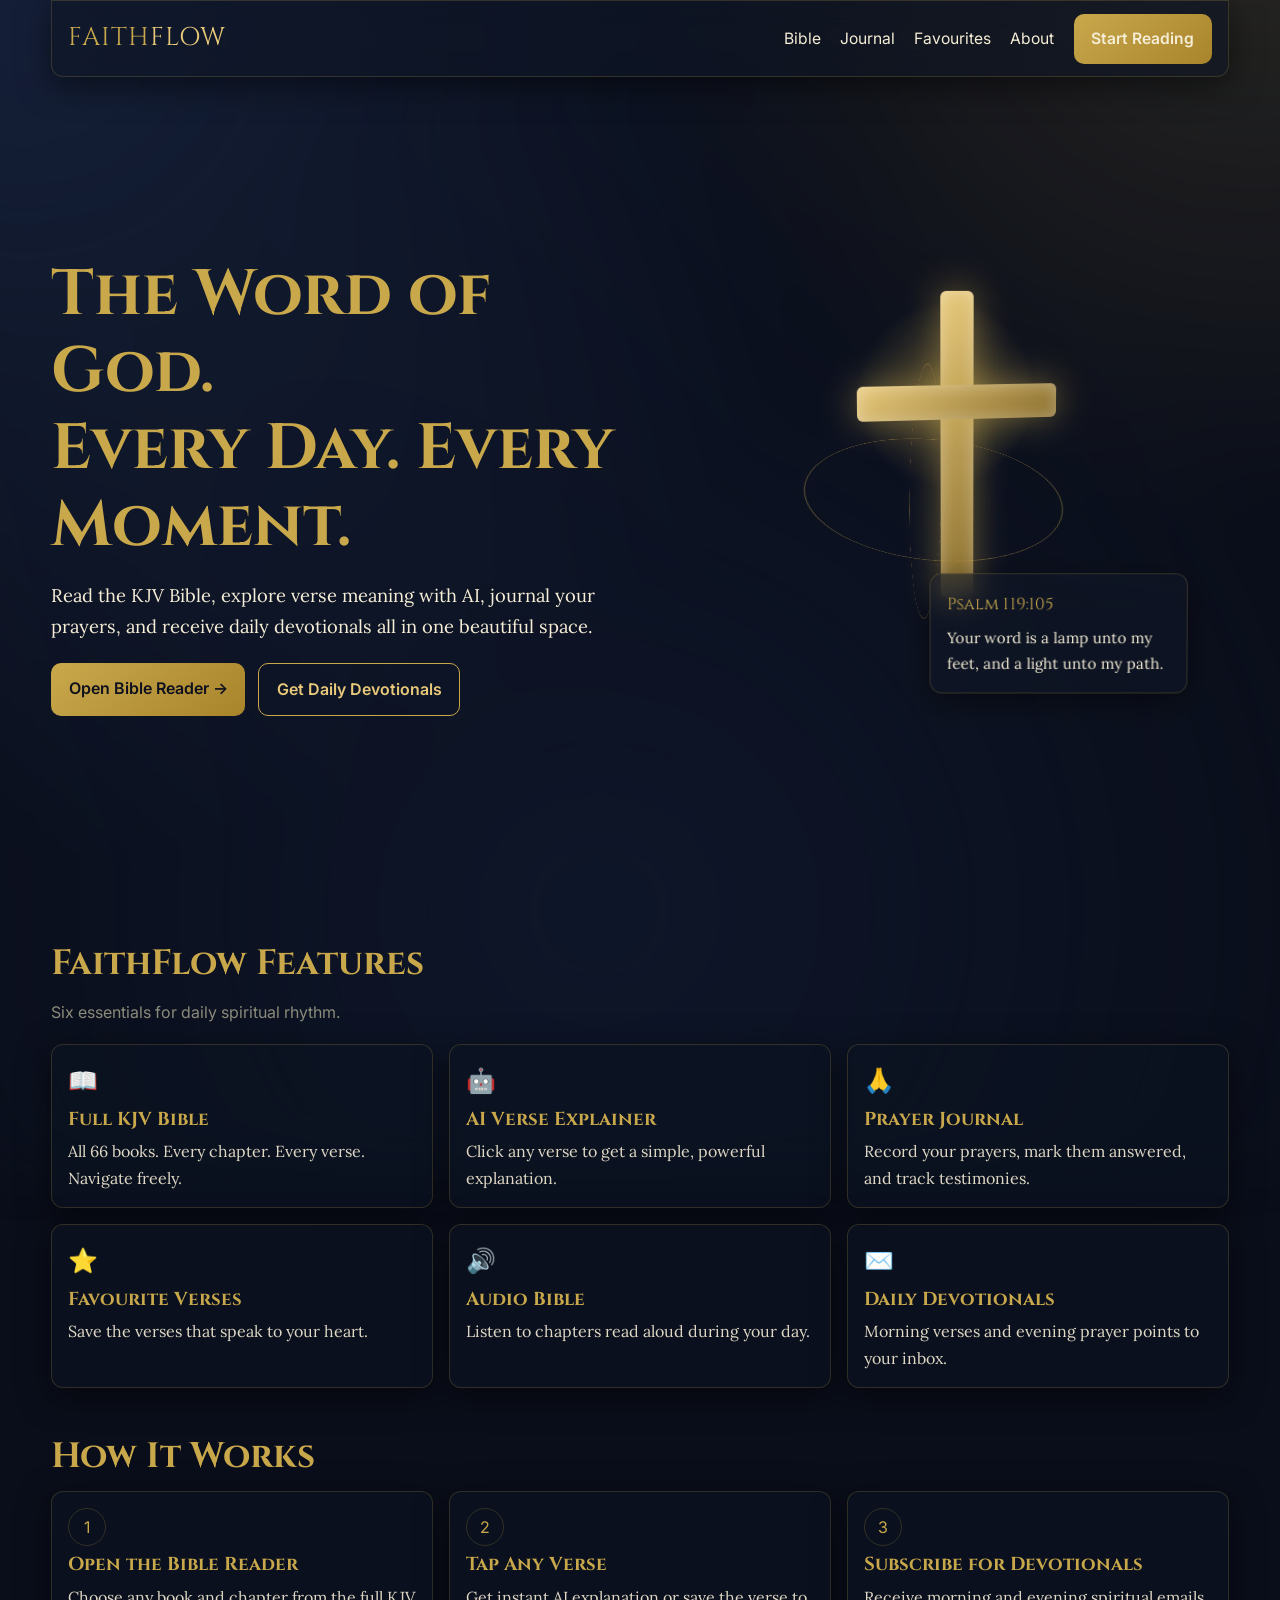
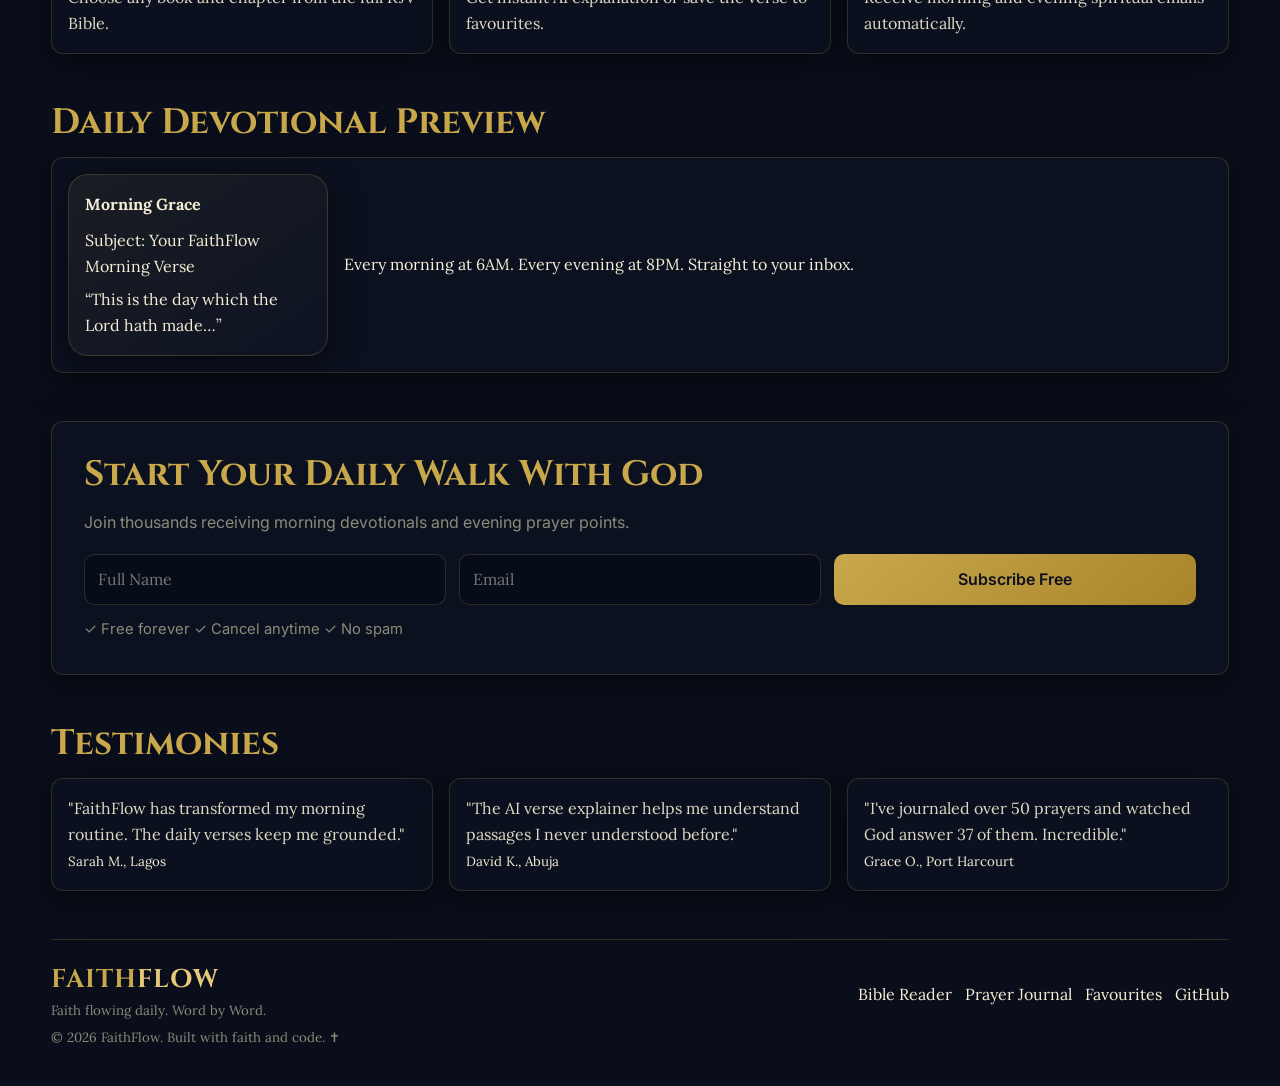
<file: index.html>
<!DOCTYPE html>
<html lang="en">
<head>
    <meta charset="UTF-8">
    <meta name="viewport" content="width=device-width, initial-scale=1.0">
    <title>FaithFlow — Faith Flowing Daily</title>
    <link rel="preconnect" href="https://fonts.googleapis.com">
    <link rel="preconnect" href="https://fonts.gstatic.com" crossorigin>
    <link href="https://fonts.googleapis.com/css2?family=Cinzel:wght@400;600;700;900&family=Lora:ital,wght@0,400;0,500;0,600;1,400&family=Inter:wght@400;500;600&display=swap" rel="stylesheet">
    <link rel="stylesheet" href="assets/css/style.css">
    <link rel="stylesheet" href="assets/css/components.css">
</head>
<body>
    <header class="site-header glass container">
        <div class="nav-inner">
            <a class="brand" href="index.html">Faith<span class="highlight">Flow</span></a>
            <button class="mobile-menu-btn" data-mobile-menu aria-label="Toggle menu">☰</button>
            <nav class="main-nav">
                <a href="reader.html">Bible</a>
                <a href="journal.html">Journal</a>
                <a href="favourites.html">Favourites</a>
                <a href="#about">About</a>
                <a class="btn-gold" href="reader.html">Start Reading</a>
            </nav>
        </div>
    </header>

    <main class="container">
        <section class="hero">
            <div class="hero-copy reveal">
                <h1>The Word of God.<br>Every Day. Every Moment.</h1>
                <p>Read the KJV Bible, explore verse meaning with AI, journal your prayers, and receive daily devotionals all in one beautiful space.</p>
                <div class="hero-cta">
                    <a class="btn-gold" href="reader.html">Open Bible Reader →</a>
                    <a class="btn-ghost" href="#email">Get Daily Devotionals</a>
                </div>
            </div>
            <div class="hero-3d reveal">
                <div class="scene" aria-hidden="true">
                    <div class="scene-ring r1"></div>
                    <div class="scene-ring r2"></div>
                    <div class="cross">
                        <div class="cross-v"></div>
                        <div class="cross-h"></div>
                        <div class="cross-glow"></div>
                    </div>
                    <article class="scene-card glass">
                        <p>Psalm 119:105</p>
                        <p>Your word is a lamp unto my feet, and a light unto my path.</p>
                    </article>
                </div>
            </div>
        </section>

        <section class="section reveal" id="about">
            <h2 class="section-title">FaithFlow Features</h2>
            <p class="section-subtitle">Six essentials for daily spiritual rhythm.</p>
            <div class="grid-3">
                <article class="feature-card"><div class="feature-icon">📖</div><h3>Full KJV Bible</h3><p>All 66 books. Every chapter. Every verse. Navigate freely.</p></article>
                <article class="feature-card"><div class="feature-icon">🤖</div><h3>AI Verse Explainer</h3><p>Click any verse to get a simple, powerful explanation.</p></article>
                <article class="feature-card"><div class="feature-icon">🙏</div><h3>Prayer Journal</h3><p>Record your prayers, mark them answered, and track testimonies.</p></article>
                <article class="feature-card"><div class="feature-icon">⭐</div><h3>Favourite Verses</h3><p>Save the verses that speak to your heart.</p></article>
                <article class="feature-card"><div class="feature-icon">🔊</div><h3>Audio Bible</h3><p>Listen to chapters read aloud during your day.</p></article>
                <article class="feature-card"><div class="feature-icon">✉️</div><h3>Daily Devotionals</h3><p>Morning verses and evening prayer points to your inbox.</p></article>
            </div>
        </section>

        <section class="section reveal">
            <h2 class="section-title">How It Works</h2>
            <div class="steps">
                <article class="step-card"><div class="step-number">1</div><h3>Open the Bible Reader</h3><p>Choose any book and chapter from the full KJV Bible.</p></article>
                <article class="step-card"><div class="step-number">2</div><h3>Tap Any Verse</h3><p>Get instant AI explanation or save the verse to favourites.</p></article>
                <article class="step-card"><div class="step-number">3</div><h3>Subscribe for Devotionals</h3><p>Receive morning and evening spiritual emails automatically.</p></article>
            </div>
        </section>

        <section class="section reveal">
            <h2 class="section-title">Daily Devotional Preview</h2>
            <div class="devotional-mock glass">
                <div class="email-device">
                    <strong>Morning Grace</strong>
                    <p style="margin-top:0.6rem;">Subject: Your FaithFlow Morning Verse</p>
                    <p style="margin-top:0.4rem;">“This is the day which the Lord hath made…”</p>
                </div>
                <p>Every morning at 6AM. Every evening at 8PM. Straight to your inbox.</p>
            </div>
        </section>

        <section class="section reveal" id="email">
            <div class="email-capture glass">
                <h2 class="section-title">Start Your Daily Walk With God</h2>
                <p class="section-subtitle">Join thousands receiving morning devotionals and evening prayer points.</p>
                <form class="email-form" id="subscribeForm">
                    <input type="text" id="subName" placeholder="Full Name" required>
                    <input type="email" id="subEmail" placeholder="Email" required>
                    <button class="btn-gold" type="submit">Subscribe Free</button>
                </form>
                <p class="ticks">✓ Free forever ✓ Cancel anytime ✓ No spam</p>
            </div>
        </section>

        <section class="section reveal">
            <h2 class="section-title">Testimonies</h2>
            <div class="grid-3">
                <article class="testimonial-card"><p>"FaithFlow has transformed my morning routine. The daily verses keep me grounded."</p><small>Sarah M., Lagos</small></article>
                <article class="testimonial-card"><p>"The AI verse explainer helps me understand passages I never understood before."</p><small>David K., Abuja</small></article>
                <article class="testimonial-card"><p>"I've journaled over 50 prayers and watched God answer 37 of them. Incredible."</p><small>Grace O., Port Harcourt</small></article>
            </div>
        </section>
    </main>

    <footer class="footer container">
        <div class="footer-grid">
            <div>
                <h3 class="brand">Faith<span class="highlight">Flow</span></h3>
                <small>Faith flowing daily. Word by Word.</small>
            </div>
            <div style="display:flex;gap:0.8rem;flex-wrap:wrap;align-items:center;">
                <a href="reader.html">Bible Reader</a>
                <a href="journal.html">Prayer Journal</a>
                <a href="favourites.html">Favourites</a>
                <a href="https://github.com/" target="_blank" rel="noreferrer">GitHub</a>
            </div>
        </div>
        <small>© 2026 FaithFlow. Built with faith and code. ✝</small>
    </footer>

    <script type="module">
        import { subscribe } from './assets/js/email.js';
        import { initHeroTilt, initNavbar, initScrollReveal, initSmoothScroll, showToast } from './assets/js/app.js';

        initNavbar();
        initScrollReveal();
        initSmoothScroll();
        initHeroTilt();

        const form = document.getElementById('subscribeForm');
        form.addEventListener('submit', async (event) => {
            event.preventDefault();
            const name = document.getElementById('subName').value.trim();
            const email = document.getElementById('subEmail').value.trim();
            const result = await subscribe(name, email);
            if (result.success) {
                showToast('Welcome to FaithFlow! Check your inbox. 🙏', 'success');
                form.reset();
            } else if (result.reason === 'already_subscribed') {
                showToast('You are already subscribed.', 'info');
            } else {
                showToast('Unable to subscribe right now. Please try again.', 'error');
            }
        });
    </script>
</body>
</html>
</file>
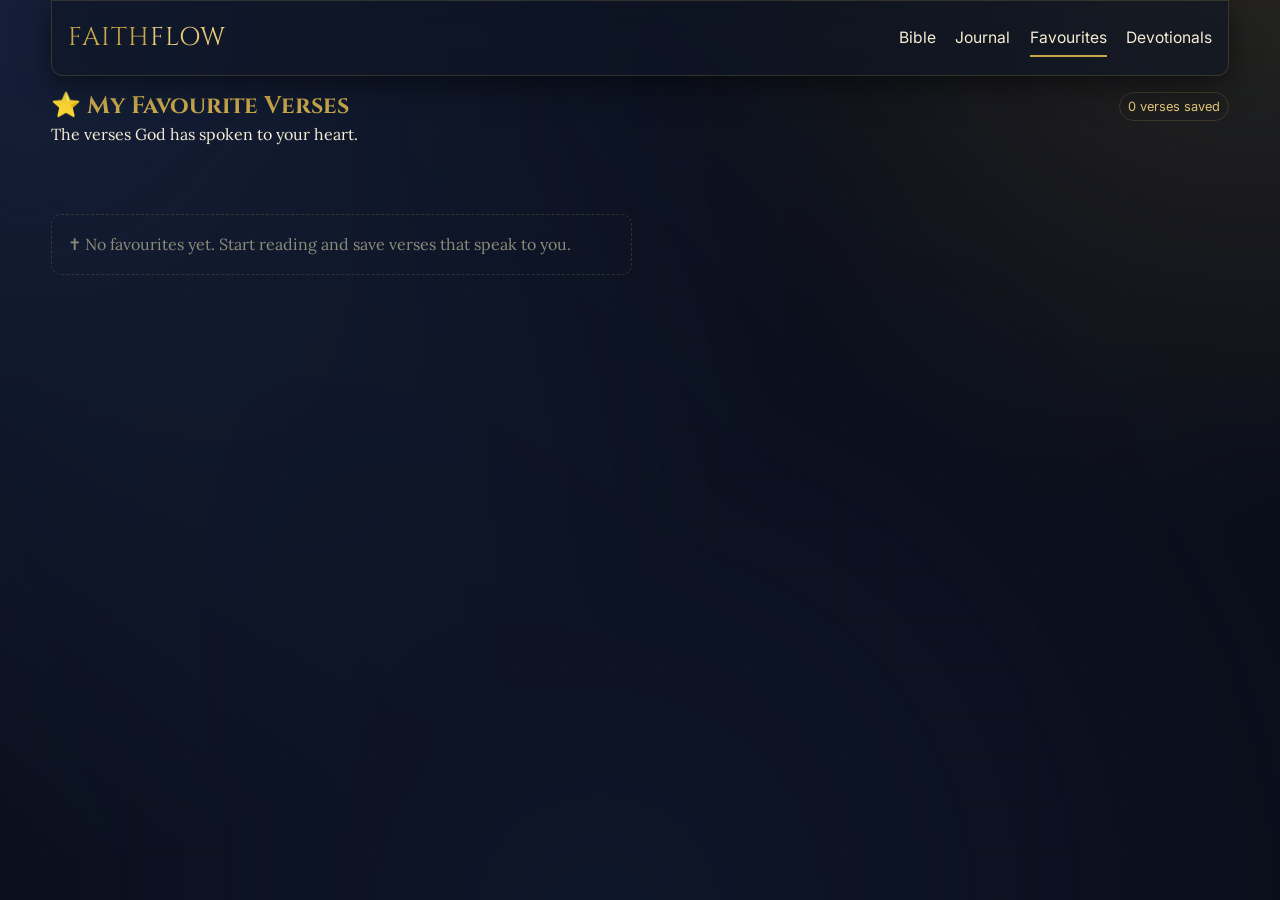
<file: favourites.html>
<!DOCTYPE html>
<html lang="en">
<head>
  <meta charset="UTF-8">
  <meta name="viewport" content="width=device-width, initial-scale=1.0">
  <title>FaithFlow Favourites</title>
  <link rel="preconnect" href="https://fonts.googleapis.com">
  <link rel="preconnect" href="https://fonts.gstatic.com" crossorigin>
  <link href="https://fonts.googleapis.com/css2?family=Cinzel:wght@400;600;700;900&family=Lora:ital,wght@0,400;0,500;0,600;1,400&family=Inter:wght@400;500;600&display=swap" rel="stylesheet">
  <link rel="stylesheet" href="assets/css/style.css">
  <link rel="stylesheet" href="assets/css/components.css">
  <link rel="stylesheet" href="assets/css/reader.css">
</head>
<body>
  <header class="site-header glass container">
    <div class="nav-inner">
      <a class="brand" href="index.html">Faith<span class="highlight">Flow</span></a>
      <button class="mobile-menu-btn" data-mobile-menu aria-label="Toggle menu">☰</button>
      <nav class="main-nav">
        <a href="reader.html">Bible</a>
        <a href="journal.html">Journal</a>
        <a href="favourites.html">Favourites</a>
        <a href="index.html#email">Devotionals</a>
      </nav>
    </div>
  </header>

  <main class="container">
    <section class="page-head reveal">
      <div>
        <h1>⭐ My Favourite Verses</h1>
        <p>The verses God has spoken to your heart.</p>
      </div>
      <p id="verseCount" class="badge pending">0 verses saved</p>
    </section>

    <section class="section reveal">
      <div id="favouritesList" class="card-grid"></div>
    </section>
  </main>

  <script type="module" src="assets/js/favourites-page.js"></script>
</body>
</html>
</file>
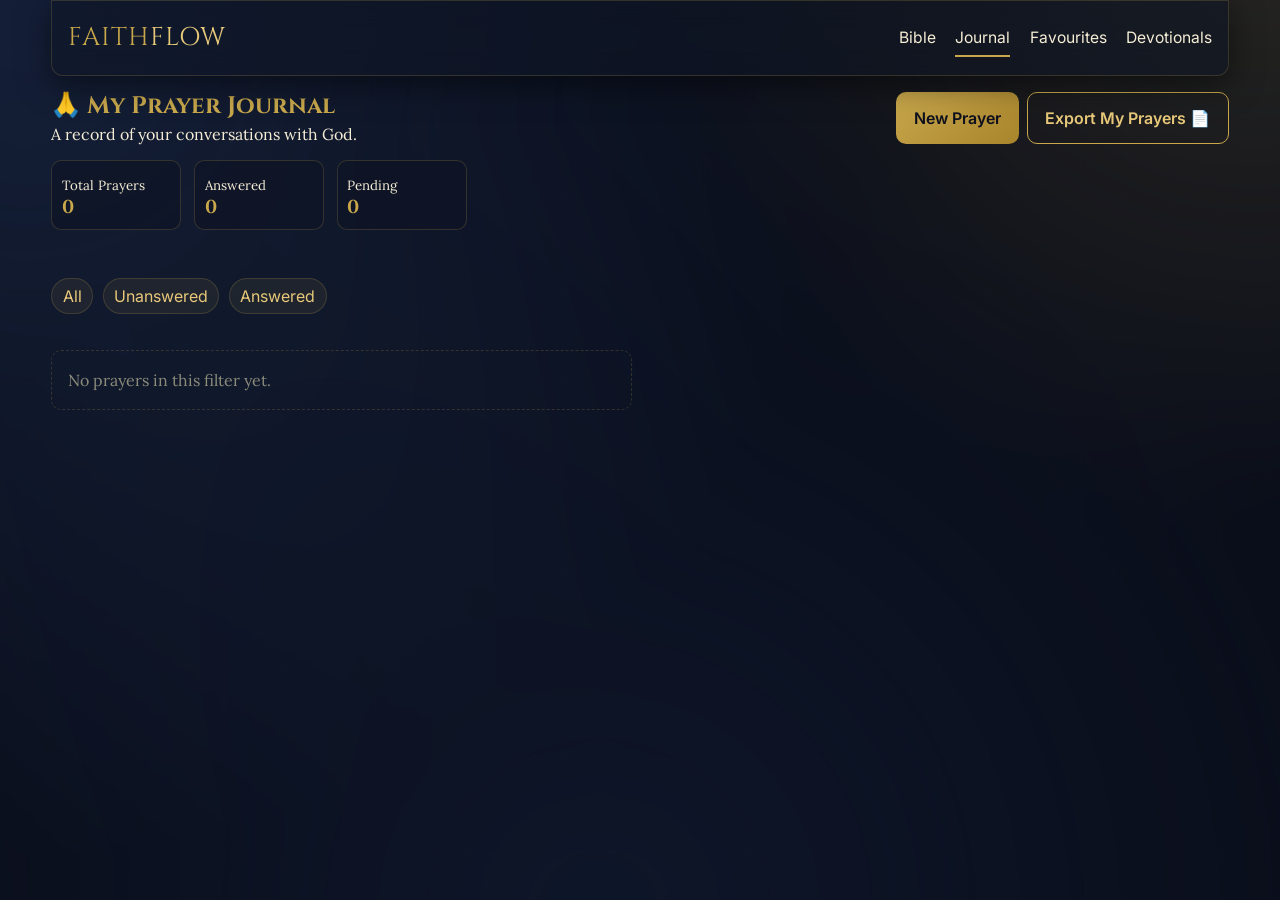
<file: journal.html>
<!DOCTYPE html>
<html lang="en">
<head>
  <meta charset="UTF-8">
  <meta name="viewport" content="width=device-width, initial-scale=1.0">
  <title>FaithFlow Prayer Journal</title>
  <link rel="preconnect" href="https://fonts.googleapis.com">
  <link rel="preconnect" href="https://fonts.gstatic.com" crossorigin>
  <link href="https://fonts.googleapis.com/css2?family=Cinzel:wght@400;600;700;900&family=Lora:ital,wght@0,400;0,500;0,600;1,400&family=Inter:wght@400;500;600&display=swap" rel="stylesheet">
  <link rel="stylesheet" href="assets/css/style.css">
  <link rel="stylesheet" href="assets/css/components.css">
  <link rel="stylesheet" href="assets/css/reader.css">
</head>
<body>
  <header class="site-header glass container">
    <div class="nav-inner">
      <a class="brand" href="index.html">Faith<span class="highlight">Flow</span></a>
      <button class="mobile-menu-btn" data-mobile-menu aria-label="Toggle menu">☰</button>
      <nav class="main-nav">
        <a href="reader.html">Bible</a>
        <a href="journal.html">Journal</a>
        <a href="favourites.html">Favourites</a>
        <a href="index.html#email">Devotionals</a>
      </nav>
    </div>
  </header>

  <main class="container">
    <section class="page-head reveal">
      <div>
        <h1>🙏 My Prayer Journal</h1>
        <p>A record of your conversations with God.</p>
        <div class="stats-bar">
          <div class="stats-item"><small>Total Prayers</small><h3 id="statTotal">0</h3></div>
          <div class="stats-item"><small>Answered</small><h3 id="statAnswered">0</h3></div>
          <div class="stats-item"><small>Pending</small><h3 id="statPending">0</h3></div>
        </div>
      </div>
      <div style="display:flex;gap:0.5rem;flex-wrap:wrap;">
        <button class="btn-gold" id="newPrayerBtn">New Prayer</button>
        <button class="btn-ghost" id="exportBtn">Export My Prayers 📄</button>
      </div>
    </section>

    <section class="section reveal">
      <div style="display:flex;gap:0.6rem;flex-wrap:wrap;">
        <button class="chip-btn active" data-filter="all">All</button>
        <button class="chip-btn" data-filter="unanswered">Unanswered</button>
        <button class="chip-btn" data-filter="answered">Answered</button>
      </div>
      <div id="journalList" class="card-grid"></div>
    </section>
  </main>

  <div class="modal-overlay" id="prayerModal">
    <div class="modal-card">
      <div style="display:flex;justify-content:space-between;align-items:center;">
        <h2>New Prayer</h2>
        <button id="closeModal" class="btn-ghost">Close</button>
      </div>
      <form id="prayerForm" class="modal-grid" style="margin-top:0.8rem;">
        <input type="text" name="title" placeholder="Prayer Title" required>
        <input type="text" name="verse" placeholder="Bible Verse (e.g., Psalm 23:1)">
        <textarea name="prayer" placeholder="My Prayer" required></textarea>
        <button class="btn-gold" type="submit">Save Prayer 🙏</button>
      </form>
    </div>
  </div>

  <script type="module" src="assets/js/journal-page.js"></script>
</body>
</html>
</file>
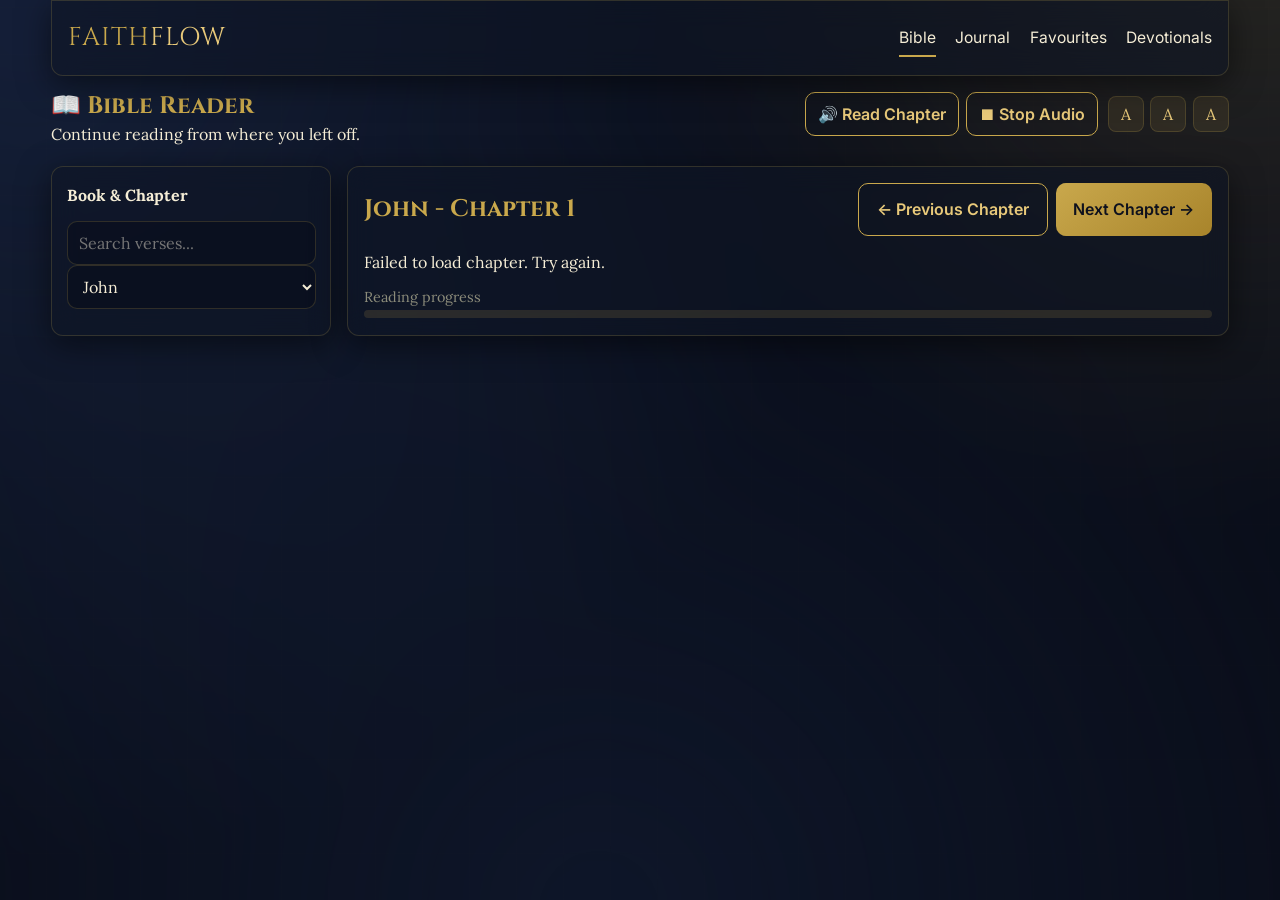
<file: reader.html>
<!DOCTYPE html>
<html lang="en">
<head>
  <meta charset="UTF-8">
  <meta name="viewport" content="width=device-width, initial-scale=1.0">
  <title>FaithFlow Reader</title>
  <link rel="preconnect" href="https://fonts.googleapis.com">
  <link rel="preconnect" href="https://fonts.gstatic.com" crossorigin>
  <link href="https://fonts.googleapis.com/css2?family=Cinzel:wght@400;600;700;900&family=Lora:ital,wght@0,400;0,500;0,600;1,400&family=Inter:wght@400;500;600&display=swap" rel="stylesheet">
  <link rel="stylesheet" href="assets/css/style.css">
  <link rel="stylesheet" href="assets/css/components.css">
  <link rel="stylesheet" href="assets/css/reader.css">
</head>
<body>
  <header class="site-header glass container">
    <div class="nav-inner">
      <a class="brand" href="index.html">Faith<span class="highlight">Flow</span></a>
      <button class="mobile-menu-btn" data-mobile-menu aria-label="Toggle menu">☰</button>
      <nav class="main-nav">
        <a href="reader.html">Bible</a>
        <a href="journal.html">Journal</a>
        <a href="favourites.html">Favourites</a>
        <a href="index.html#email">Devotionals</a>
      </nav>
    </div>
  </header>

  <main class="container">
    <section class="page-head reveal">
      <div>
        <h1>📖 Bible Reader</h1>
        <p>Continue reading from where you left off.</p>
      </div>
      <div class="reader-toolbar-controls">
        <div class="audio-controls">
          <button class="btn-ghost" id="playChapterAudio" aria-label="Read chapter audio">🔊 Read Chapter</button>
          <button class="btn-ghost" id="stopChapterAudio" aria-label="Stop chapter audio">⏹ Stop Audio</button>
        </div>
        <div class="font-controls">
        <button id="fontSmall" aria-label="Small font">A</button>
        <button id="fontMedium" aria-label="Medium font">A</button>
        <button id="fontLarge" aria-label="Large font">A</button>
        </div>
      </div>
    </section>

    <section class="reader-shell reveal">
      <aside class="sidebar glass">
        <div class="sidebar-header">
          <strong>Book & Chapter</strong>
        </div>
        <input id="searchVerse" class="search-input" placeholder="Search verses...">
        <select id="bookSelect" class="book-select"></select>
        <div id="chapterGrid" class="chapter-grid"></div>
      </aside>

      <article class="reader-main glass">
        <div class="reader-top">
          <h2 id="currentReference">John - Chapter 1</h2>
          <div style="display:flex;gap:0.5rem;">
            <button class="btn-ghost" id="prevChapter">← Previous Chapter</button>
            <button class="btn-gold" id="nextChapter">Next Chapter →</button>
          </div>
        </div>
        <div id="verseList" class="verse-list"></div>
        <div class="progress-wrap">
          <p style="font-size:0.9rem;color:var(--color-muted);">Reading progress</p>
          <div class="progress-bar"><span id="chapterProgress"></span></div>
        </div>
      </article>
    </section>
  </main>

  <aside class="ai-panel" id="aiPanel">
    <div style="display:flex;justify-content:space-between;align-items:center;gap:0.8rem;">
      <h3>💡 AI Verse Insight</h3>
      <button class="btn-ghost" id="aiClose">Close</button>
    </div>
    <pre id="aiBody" style="white-space:pre-wrap;margin-top:0.8rem;"></pre>
  </aside>

  <script type="module" src="assets/js/bible-page.js"></script>
</body>
</html>
</file>
<file: assets/css/style.css>
:root {
  --color-bg: #0A0E1A;
  --color-surface: #0F1525;
  --color-surface-2: #161E35;
  --color-gold: #C9A84C;
  --color-gold-light: #E8C97A;
  --color-gold-dim: rgba(201, 168, 76, 0.4);
  --color-text: #F5EDD6;
  --color-muted: #8B8B7A;
  --color-border: rgba(201, 168, 76, 0.2);
  --color-success: #4CAF50;
  --glow-gold: 0 0 20px rgba(201, 168, 76, 0.3);
  --shadow-card: 0 8px 32px rgba(0, 0, 0, 0.5);
  --radius: 12px;
  --transition: 0.3s ease;
  --font-display: 'Cinzel', serif;
  --font-body: 'Lora', serif;
  --font-ui: 'Inter', sans-serif;
}

* {
  box-sizing: border-box;
  margin: 0;
  padding: 0;
}

html {
  scroll-behavior: smooth;
}

body {
  min-height: 100vh;
  background: var(--color-bg);
  color: var(--color-text);
  font-family: var(--font-body);
  line-height: 1.65;
  overflow-x: hidden;
  position: relative;
}

body::before {
  content: '';
  position: fixed;
  inset: -30%;
  z-index: -2;
  background:
    radial-gradient(circle at 20% 20%, rgba(37, 58, 102, 0.4), transparent 42%),
    radial-gradient(circle at 80% 12%, rgba(201, 168, 76, 0.16), transparent 30%),
    radial-gradient(circle at 48% 82%, rgba(18, 29, 54, 0.55), transparent 50%);
  filter: blur(26px);
  animation: atmosphere 20s ease-in-out infinite alternate;
}

body::after {
  content: '';
  position: fixed;
  inset: 0;
  z-index: -1;
  opacity: 0.16;
  background-image:
    repeating-linear-gradient(0deg, transparent 0 46px, rgba(201, 168, 76, 0.04) 46px 47px),
    repeating-linear-gradient(90deg, transparent 0 46px, rgba(201, 168, 76, 0.04) 46px 47px);
  pointer-events: none;
}

@keyframes atmosphere {
  from { transform: translate3d(0, 0, 0) scale(1); }
  to { transform: translate3d(-2%, 1%, 0) scale(1.04); }
}

h1, h2, h3, h4, h5, h6, .brand {
  font-family: var(--font-display);
  color: var(--color-gold);
  line-height: 1.2;
}

a {
  color: inherit;
  text-decoration: none;
}

img {
  max-width: 100%;
  display: block;
}

button, input, textarea, select {
  font: inherit;
}

.container {
  width: min(1200px, 92vw);
  margin: 0 auto;
}

.glass {
  background: rgba(15, 21, 37, 0.58);
  border: 1px solid var(--color-border);
  box-shadow: var(--shadow-card);
  border-radius: var(--radius);
  backdrop-filter: blur(14px);
  -webkit-backdrop-filter: blur(14px);
}

.site-header {
  position: sticky;
  top: 0;
  z-index: 40;
  margin: 0 auto;
  border-radius: 0 0 var(--radius) var(--radius);
}

.nav-inner {
  display: flex;
  align-items: center;
  justify-content: space-between;
  gap: 1rem;
  min-height: 74px;
  padding: 0.8rem 1rem;
}

.brand {
  font-size: clamp(1.2rem, 2vw, 1.6rem);
  letter-spacing: 0.04em;
  text-transform: uppercase;
}

.brand .highlight {
  color: var(--color-gold-light);
}

.mobile-menu-btn {
  display: none;
  min-height: 44px;
  min-width: 44px;
  border: 1px solid var(--color-border);
  border-radius: 10px;
  background: rgba(201, 168, 76, 0.08);
  color: var(--color-gold);
  cursor: pointer;
}

.main-nav {
  display: flex;
  align-items: center;
  gap: 1.2rem;
}

.main-nav a {
  font-family: var(--font-ui);
  color: var(--color-text);
  font-size: 0.98rem;
  position: relative;
}

.main-nav a::after {
  content: '';
  position: absolute;
  left: 0;
  bottom: -6px;
  width: 0;
  height: 2px;
  background: var(--color-gold);
  transition: width var(--transition);
}

.main-nav a:hover::after,
.main-nav a.active::after {
  width: 100%;
}

.btn-gold,
.btn-ghost {
  min-height: 44px;
  border-radius: 10px;
  padding: 0.75rem 1.1rem;
  font-family: var(--font-ui);
  font-weight: 600;
  cursor: pointer;
  transition: transform var(--transition), box-shadow var(--transition), background var(--transition), color var(--transition);
}

.btn-gold {
  border: none;
  background: linear-gradient(140deg, var(--color-gold), #a8842b);
  color: #0E111D;
}

.btn-ghost {
  border: 1px solid var(--color-gold);
  background: transparent;
  color: var(--color-gold-light);
}

.btn-gold:hover,
.btn-ghost:hover {
  transform: translateY(-2px);
  box-shadow: var(--glow-gold);
}

.hero {
  min-height: calc(100vh - 82px);
  display: grid;
  grid-template-columns: 1.1fr 1fr;
  align-items: center;
  gap: clamp(1.4rem, 3vw, 3rem);
  padding: clamp(2.2rem, 6vw, 4.4rem) 0;
}

.hero-copy h1 {
  font-size: clamp(2rem, 5.8vw, 4rem);
  margin-bottom: 1rem;
}

.hero-copy p {
  font-size: clamp(1rem, 2vw, 1.15rem);
  color: var(--color-text);
  max-width: 62ch;
  margin-bottom: 1.4rem;
}

.hero-cta {
  display: flex;
  flex-wrap: wrap;
  gap: 0.8rem;
}

.hero-3d {
  perspective: 1400px;
  --scene-tilt-x: -8deg;
  --scene-tilt-y: 16deg;
}

.scene {
  aspect-ratio: 1 / 1;
  width: min(430px, 100%);
  margin: 0 auto;
  position: relative;
  transform-style: preserve-3d;
  transform: rotateX(var(--scene-tilt-x)) rotateY(var(--scene-tilt-y));
  transition: transform 220ms ease;
}

.scene-ring {
  position: absolute;
  inset: 18%;
  border-radius: 50%;
  border: 1px solid rgba(201, 168, 76, 0.45);
  filter: drop-shadow(0 0 14px rgba(201, 168, 76, 0.24));
}

.scene-ring.r1 {
  transform: translateZ(-90px) rotateX(70deg);
  animation: ringSpinA 11s linear infinite;
}

.scene-ring.r2 {
  transform: translateZ(-120px) rotateY(68deg);
  animation: ringSpinB 16s linear infinite reverse;
  opacity: 0.75;
}

@keyframes ringSpinA {
  from { transform: translateZ(-90px) rotateX(70deg) rotateZ(0); }
  to { transform: translateZ(-90px) rotateX(70deg) rotateZ(360deg); }
}

@keyframes ringSpinB {
  from { transform: translateZ(-120px) rotateY(68deg) rotateX(0); }
  to { transform: translateZ(-120px) rotateY(68deg) rotateX(360deg); }
}

.cross {
  position: relative;
  width: 220px;
  height: 310px;
  margin: 2.7rem auto 0;
  transform-style: preserve-3d;
  animation: crossFloat 6.2s ease-in-out infinite;
}

.cross-v,
.cross-h {
  position: absolute;
  border-radius: 6px;
  background: linear-gradient(145deg, var(--color-gold-light), #896d2b);
  box-shadow: 0 0 35px rgba(201, 168, 76, 0.5), inset 0 0 18px rgba(255, 255, 255, 0.35);
}

.cross-v {
  left: 92px;
  top: 0;
  width: 34px;
  height: 305px;
}

.cross-h {
  left: 8px;
  top: 92px;
  width: 205px;
  height: 34px;
}

.cross-glow {
  position: absolute;
  width: 190px;
  height: 190px;
  left: 15px;
  top: 10px;
  border-radius: 50%;
  transform: translateZ(-40px);
  background: radial-gradient(circle, rgba(201, 168, 76, 0.4) 0, transparent 70%);
  animation: pulse 4.5s ease-in-out infinite alternate;
}

.scene-card {
  position: absolute;
  right: 3%;
  bottom: 10%;
  width: min(250px, 60%);
  padding: 1rem;
  transform: translateZ(85px) rotateY(-16deg) rotateX(6deg);
  animation: cardFloat 5.5s ease-in-out infinite;
}

.scene-card p:first-child {
  font-family: var(--font-display);
  color: var(--color-gold);
  margin-bottom: 0.5rem;
}

.scene-card p:last-child {
  font-size: 0.92rem;
}

@keyframes crossFloat {
  0%, 100% { transform: translateY(0) rotateX(6deg) rotateY(0); }
  50% { transform: translateY(-12px) rotateX(9deg) rotateY(-8deg); }
}

@keyframes cardFloat {
  0%, 100% { transform: translateZ(85px) rotateY(-16deg) rotateX(6deg) translateY(0); }
  50% { transform: translateZ(85px) rotateY(-12deg) rotateX(9deg) translateY(-8px); }
}

@keyframes pulse {
  from { transform: translateZ(-40px) scale(1); opacity: 0.5; }
  to { transform: translateZ(-40px) scale(1.35); opacity: 0.95; }
}

.section {
  margin: clamp(1.5rem, 4vw, 3rem) 0;
}

.section-title {
  font-size: clamp(1.4rem, 3.2vw, 2.2rem);
  margin-bottom: 0.8rem;
}

.section-subtitle {
  color: var(--color-muted);
  font-family: var(--font-ui);
  margin-bottom: 1.2rem;
}

.grid-3 {
  display: grid;
  gap: 1rem;
  grid-template-columns: repeat(3, minmax(0, 1fr));
}

.grid-2 {
  display: grid;
  gap: 1rem;
  grid-template-columns: repeat(2, minmax(0, 1fr));
}

.steps {
  display: grid;
  gap: 1rem;
  grid-template-columns: repeat(3, minmax(0, 1fr));
}

.devotional-mock {
  padding: 1rem;
  display: grid;
  gap: 1rem;
  grid-template-columns: 260px 1fr;
  align-items: center;
}

.email-device {
  border: 1px solid var(--color-border);
  border-radius: 20px;
  padding: 1rem;
  background: linear-gradient(145deg, rgba(201, 168, 76, 0.08), rgba(15, 21, 37, 0.8));
  box-shadow: var(--shadow-card);
}

.email-capture {
  padding: clamp(1.2rem, 3vw, 2rem);
}

.email-form {
  display: grid;
  gap: 0.8rem;
  grid-template-columns: repeat(3, minmax(0, 1fr));
}

.email-form input {
  min-height: 44px;
  border-radius: 10px;
  border: 1px solid var(--color-border);
  background: rgba(5, 10, 20, 0.55);
  color: var(--color-text);
  padding: 0 0.8rem;
}

.ticks {
  margin-top: 0.8rem;
  color: var(--color-muted);
  font-size: 0.92rem;
  font-family: var(--font-ui);
}

.footer {
  margin-top: 2.4rem;
  padding: 1.6rem 0 2.3rem;
  border-top: 1px solid var(--color-border);
}

.footer-grid {
  display: flex;
  flex-wrap: wrap;
  justify-content: space-between;
  gap: 1rem;
}

.footer small {
  color: var(--color-muted);
}

.toast-wrap {
  position: fixed;
  top: 14px;
  right: 14px;
  z-index: 100;
  display: grid;
  gap: 0.6rem;
}

.toast {
  min-width: 240px;
  max-width: 320px;
  border-radius: 10px;
  border: 1px solid var(--color-border);
  background: rgba(12, 18, 32, 0.95);
  color: var(--color-text);
  padding: 0.7rem 0.8rem;
  transform: translateX(120%);
  opacity: 0;
  transition: transform 0.3s ease, opacity 0.3s ease;
}

.toast.show {
  transform: translateX(0);
  opacity: 1;
}

.toast.success {
  border-color: rgba(76, 175, 80, 0.7);
}

.toast.error {
  border-color: rgba(220, 82, 82, 0.7);
}

.spinner {
  width: 20px;
  height: 20px;
  border-radius: 50%;
  border: 3px solid rgba(201, 168, 76, 0.22);
  border-top-color: var(--color-gold);
  animation: spin 0.7s linear infinite;
}

@keyframes spin {
  to { transform: rotate(360deg); }
}

.reveal {
  opacity: 0;
  transform: translateY(16px);
  transition: opacity 0.55s ease, transform 0.55s ease;
}

.reveal.show {
  opacity: 1;
  transform: translateY(0);
}

::selection {
  background: var(--color-gold);
  color: #111525;
}

::-webkit-scrollbar {
  width: 8px;
  height: 8px;
}

::-webkit-scrollbar-track {
  background: #0C1222;
}

::-webkit-scrollbar-thumb {
  background: var(--color-gold);
  border-radius: 999px;
}

@media (max-width: 1024px) {
  .hero {
    grid-template-columns: 1fr;
  }

  .grid-3,
  .steps {
    grid-template-columns: repeat(2, minmax(0, 1fr));
  }

  .devotional-mock {
    grid-template-columns: 1fr;
  }

  .scene {
    width: min(380px, 100%);
  }
}

@media (max-width: 640px) {
  .mobile-menu-btn {
    display: inline-flex;
    align-items: center;
    justify-content: center;
  }

  .main-nav {
    position: absolute;
    top: 84px;
    left: 4vw;
    right: 4vw;
    flex-direction: column;
    align-items: flex-start;
    padding: 1rem;
    border-radius: 12px;
    border: 1px solid var(--color-border);
    background: rgba(12, 20, 36, 0.95);
    display: none;
  }

  .main-nav.open {
    display: flex;
  }

  .hero-copy h1 {
    font-size: clamp(2rem, 10vw, 2.8rem);
  }

  .grid-3,
  .grid-2,
  .steps,
  .email-form {
    grid-template-columns: 1fr;
  }

  .scene {
    width: 100%;
  }

  .cross {
    width: 180px;
    height: 250px;
    margin-top: 2rem;
  }

  .cross-v {
    left: 76px;
    width: 28px;
    height: 246px;
  }

  .cross-h {
    left: 3px;
    top: 72px;
    width: 174px;
    height: 28px;
  }

  .scene-card {
    width: 78%;
    right: 8%;
    bottom: 6%;
    transform: translateZ(55px) rotateY(-11deg) rotateX(5deg);
  }
}
</file>
<file: assets/css/components.css>
.feature-card,
.testimonial-card,
.prayer-card,
.favourite-card,
.step-card {
  padding: 1rem;
  border-radius: 12px;
  border: 1px solid var(--color-border);
  background: rgba(12, 19, 33, 0.66);
  box-shadow: var(--shadow-card);
  transition: transform var(--transition), border-color var(--transition), box-shadow var(--transition);
}

.feature-card:hover,
.testimonial-card:hover,
.prayer-card:hover,
.favourite-card:hover,
.step-card:hover {
  transform: translateY(-4px);
  border-color: var(--color-gold);
  box-shadow: var(--glow-gold);
}

.feature-icon {
  font-size: 1.5rem;
  margin-bottom: 0.5rem;
}

.feature-card h3,
.testimonial-card h3,
.step-card h3 {
  margin-bottom: 0.45rem;
}

.feature-card p,
.testimonial-card p,
.step-card p {
  color: var(--color-text);
  opacity: 0.9;
}

.step-number {
  width: 38px;
  height: 38px;
  border-radius: 50%;
  border: 1px solid var(--color-border);
  display: inline-flex;
  align-items: center;
  justify-content: center;
  font-family: var(--font-ui);
  color: var(--color-gold);
  margin-bottom: 0.5rem;
}

.verse {
  padding: 0.7rem;
  border-radius: 8px;
  cursor: pointer;
  border-left: 2px solid transparent;
  transition: background var(--transition), border-color var(--transition);
}

.verse:hover {
  background: rgba(201, 168, 76, 0.08);
  border-left-color: var(--color-gold);
}

.verse.active {
  background: rgba(201, 168, 76, 0.14);
  border-left-color: var(--color-gold);
}

.verse-number {
  color: var(--color-gold);
  font-size: 0.75rem;
  vertical-align: super;
  margin-right: 0.35rem;
  font-family: var(--font-ui);
}

.verse-action-bar {
  margin-top: 0.45rem;
  display: none;
  gap: 0.5rem;
  flex-wrap: wrap;
}

.verse.active .verse-action-bar {
  display: flex;
}

.chip-btn {
  min-height: 34px;
  border-radius: 999px;
  border: 1px solid var(--color-border);
  padding: 0.25rem 0.65rem;
  background: rgba(201, 168, 76, 0.08);
  color: var(--color-gold-light);
  font-family: var(--font-ui);
  cursor: pointer;
}

.chip-btn:hover {
  box-shadow: var(--glow-gold);
}

.ai-panel {
  position: fixed;
  right: 0;
  top: 0;
  bottom: 0;
  width: min(380px, 100vw);
  padding: 1rem;
  border-left: 1px solid var(--color-border);
  background: rgba(9, 14, 28, 0.97);
  transform: translateX(100%);
  transition: transform var(--transition);
  z-index: 60;
  overflow-y: auto;
}

.ai-panel.open {
  transform: translateX(0);
}

.badge {
  display: inline-flex;
  border: 1px solid var(--color-border);
  padding: 0.18rem 0.5rem;
  border-radius: 999px;
  font-size: 0.8rem;
  font-family: var(--font-ui);
}

.badge.pending {
  color: var(--color-gold-light);
}

.badge.answered {
  color: var(--color-success);
  border-color: rgba(76, 175, 80, 0.4);
}

.stats-bar {
  margin-top: 0.8rem;
  display: flex;
  flex-wrap: wrap;
  gap: 0.8rem;
}

.stats-item {
  min-width: 130px;
  padding: 0.6rem;
  border-radius: 10px;
  border: 1px solid var(--color-border);
  background: rgba(15, 21, 37, 0.7);
}

.progress-bar {
  width: 100%;
  height: 8px;
  border-radius: 999px;
  background: rgba(201, 168, 76, 0.15);
  overflow: hidden;
}

.progress-bar > span {
  display: block;
  height: 100%;
  width: 0;
  background: linear-gradient(90deg, var(--color-gold), var(--color-gold-light));
}

.email-form .btn-gold {
  width: 100%;
}

.toast {
  font-family: var(--font-ui);
}

.modal-overlay {
  position: fixed;
  inset: 0;
  background: rgba(4, 8, 18, 0.72);
  display: none;
  align-items: center;
  justify-content: center;
  z-index: 70;
}

.modal-overlay.open {
  display: flex;
}

.modal-card {
  width: min(560px, 92vw);
  padding: 1rem;
  border-radius: 12px;
  border: 1px solid var(--color-border);
  background: rgba(11, 18, 32, 0.95);
}

.modal-grid {
  display: grid;
  gap: 0.7rem;
}

.modal-grid input,
.modal-grid textarea {
  min-height: 44px;
  border-radius: 10px;
  border: 1px solid var(--color-border);
  background: rgba(2, 8, 16, 0.55);
  color: var(--color-text);
  padding: 0.6rem 0.75rem;
}

.modal-grid textarea {
  min-height: 120px;
}
</file>
<file: assets/css/reader.css>
.reader-shell {
  display: grid;
  grid-template-columns: 280px 1fr;
  gap: 1rem;
  margin-top: 1.2rem;
}

.sidebar {
  padding: 0.9rem;
  max-height: calc(100vh - 120px);
  overflow: auto;
}

.sidebar-header {
  display: flex;
  justify-content: space-between;
  align-items: center;
  gap: 0.8rem;
  margin-bottom: 0.8rem;
}

.search-input,
.book-select,
.journal-form input,
.journal-form textarea {
  width: 100%;
  min-height: 44px;
  border-radius: 10px;
  border: 1px solid var(--color-border);
  background: rgba(9, 14, 28, 0.6);
  color: var(--color-text);
  padding: 0 0.7rem;
}

.book-select {
  margin-bottom: 0.7rem;
}

.chapter-grid {
  display: grid;
  grid-template-columns: repeat(6, minmax(0, 1fr));
  gap: 0.35rem;
}

.chapter-grid button {
  min-height: 36px;
  border-radius: 8px;
  border: 1px solid var(--color-border);
  background: transparent;
  color: var(--color-text);
  cursor: pointer;
}

.chapter-grid button.active,
.chapter-grid button:hover {
  background: rgba(201, 168, 76, 0.18);
  color: var(--color-gold-light);
}

.reader-main {
  padding: 1rem;
}

.reader-top {
  display: flex;
  justify-content: space-between;
  align-items: center;
  gap: 0.7rem;
  margin-bottom: 0.8rem;
}

.font-controls {
  display: flex;
  gap: 0.4rem;
}

.font-controls button {
  min-height: 36px;
  min-width: 36px;
  border-radius: 8px;
  border: 1px solid var(--color-border);
  background: rgba(201, 168, 76, 0.1);
  color: var(--color-gold-light);
  cursor: pointer;
}

.verse-list {
  max-height: calc(100vh - 250px);
  overflow: auto;
  padding-right: 0.4rem;
}

.chapter-nav {
  margin-top: 0.8rem;
  display: flex;
  gap: 0.7rem;
}

.chapter-nav button {
  min-height: 44px;
  flex: 1;
}

.progress-wrap {
  margin-top: 0.7rem;
}

.page-head {
  margin-top: 1rem;
  display: flex;
  align-items: flex-start;
  justify-content: space-between;
  gap: 1rem;
}

.reader-toolbar-controls {
  display: flex;
  align-items: center;
  gap: 0.6rem;
  flex-wrap: wrap;
}

.audio-controls {
  display: flex;
  align-items: center;
  gap: 0.45rem;
}

.audio-controls .btn-ghost {
  min-height: 36px;
  padding: 0.5rem 0.75rem;
}

.card-grid {
  margin-top: 1rem;
  display: grid;
  gap: 1rem;
  grid-template-columns: repeat(2, minmax(0, 1fr));
}

.empty-state {
  margin-top: 1.2rem;
  padding: 1rem;
  border: 1px dashed var(--color-border);
  border-radius: 10px;
  color: var(--color-muted);
}

@media (max-width: 1024px) {
  .reader-shell {
    grid-template-columns: 1fr;
  }

  .sidebar {
    max-height: unset;
  }

  .verse-list {
    max-height: none;
  }
}

@media (max-width: 640px) {
  .page-head {
    flex-direction: column;
    align-items: stretch;
  }

  .reader-toolbar-controls {
    justify-content: space-between;
  }

  .audio-controls {
    width: 100%;
  }

  .audio-controls .btn-ghost {
    flex: 1;
  }

  .chapter-grid {
    grid-template-columns: repeat(5, minmax(0, 1fr));
  }

  .card-grid {
    grid-template-columns: 1fr;
  }

  .ai-panel {
    width: 100vw;
  }
}
</file>
